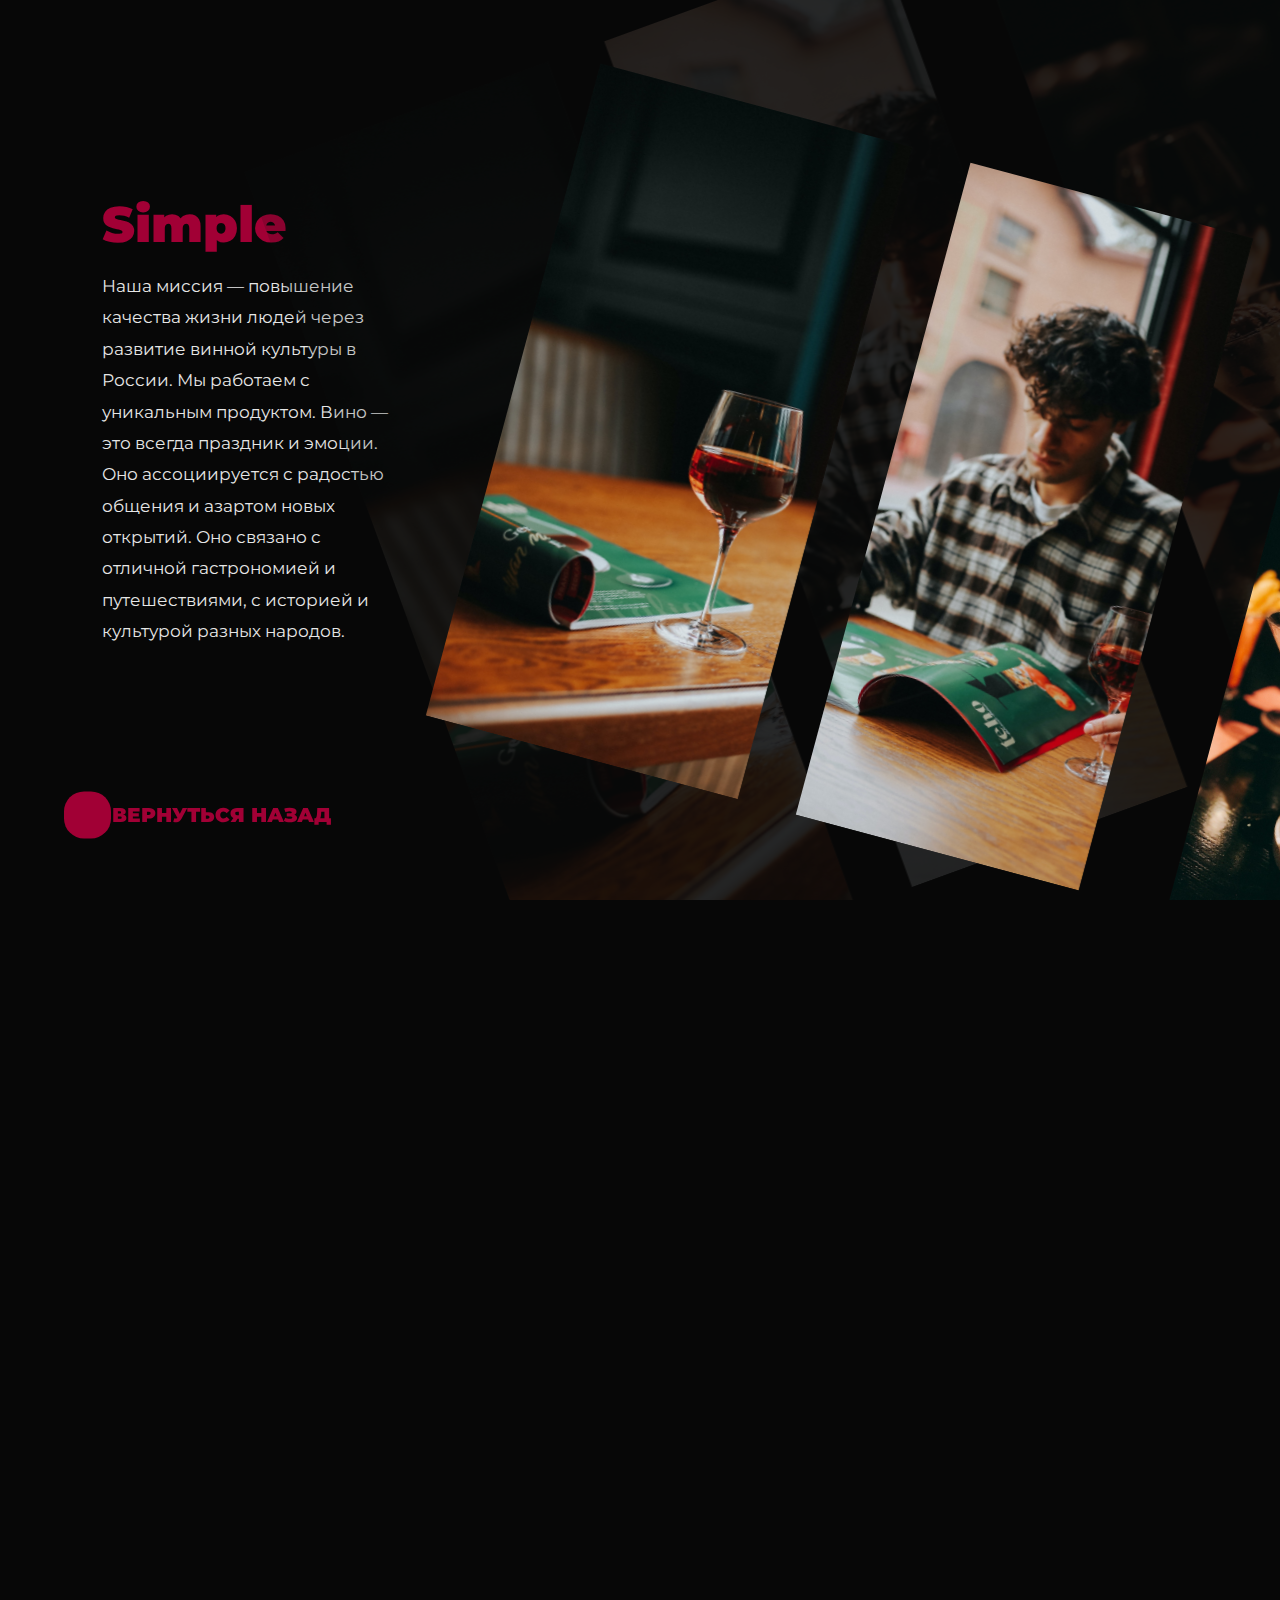
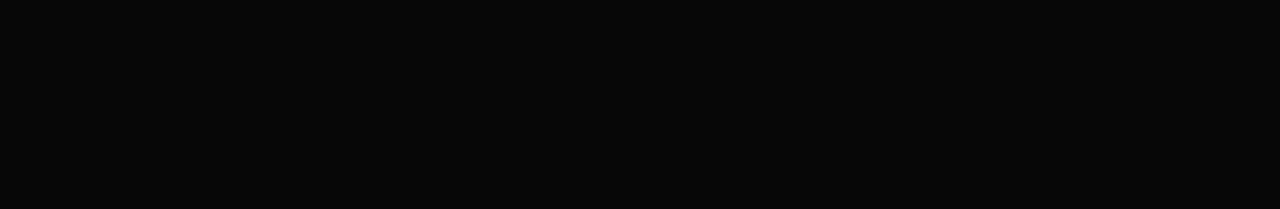
<file: WINE/gallery.html>
<!DOCTYPE html>
<html lang="en">
<head>
    <meta charset="UTF-8">
    <meta http-equiv="X-UA-Compatible" content="IE=edge">
    <meta name="viewport" content="width=device-width, initial-scale=1.0">
    <link rel="stylesheet" href="libs/swiper/swiper-bundle.min.css">
    <link rel="stylesheet" href="gallery.css">
    <link rel="preconnect" href="https://fonts.googleapis.com">
    <link rel="preconnect" href="https://fonts.gstatic.com" crossorigin>
    <link href="https://fonts.googleapis.com/css2?family=Montserrat:wght@300&display=swap" rel="stylesheet">
    <title>Галерея</title>
</head>
<body>


<div class="description">
    <div class="logo">Simple</div>
    <p>Наша миссия — повышение качества жизни людей через развитие винной культуры в России. Мы работаем с уникальным продуктом. Вино — это всегда праздник и эмоции. Оно ассоциируется с радостью общения и азартом новых открытий. Оно связано с отличной гастрономией и путешествиями, с историей и культурой разных народов.</p>
</div>
    
<div class="swiper slider slider_main">
   
    <div class="swiper-wrapper slider_wrapper">

        <div class="swiper-slide slider__item">
            <div class="slider__img" data-swiper-parallax="20" style="background-image:url(gallery-photo/1.jpeg);"></div>
        </div>

        <div class="swiper-slide slider__item">
            <div class="slider__img" data-swiper-parallax="30" style="background-image:url(gallery-photo/2.jpeg);"></div>
        </div>

        <div class="swiper-slide slider__item">
            <div class="slider__img" data-swiper-parallax="20" style="background-image:url(gallery-photo/3.jpeg);"></div>
        </div>

        <div class="swiper-slide slider__item">
            <div class="slider__img" data-swiper-parallax="30" style="background-image:url(gallery-photo/4.jpeg);"></div>
        </div>

        <div class="swiper-slide slider__item">
            <div class="slider__img" data-swiper-parallax="20" style="background-image:url(gallery-photo/5.jpeg);"></div>
        </div>

        <div class="swiper-slide slider__item">
            <div class="slider__img" data-swiper-parallax="30" style="background-image:url(gallery-photo/6.jpeg);"></div>
        </div>

        <div class="swiper-slide slider__item">
            <div class="slider__img" data-swiper-parallax="20" style="background-image:url(gallery-photo/7.jpeg);"></div>
        </div>

        <div class="swiper-slide slider__item">
            <div class="slider__img" data-swiper-parallax="30" style="background-image:url(gallery-photo/8.jpeg);"></div>
        </div>

        <div class="swiper-slide slider__item">
            <div class="slider__img" data-swiper-parallax="20" style="background-image:url(gallery-photo/9.jpeg);"></div>
        </div>


        

    </div>


</div>

<div class="swiper slider slider_bg">
   
    <div class="swiper-wrapper slider_wrapper">

        <div class="swiper-slide slider__item">
            <div class="slider__img" data-swiper-parallax="20" style="background-image:url(gallery-photo/1.jpeg);"></div>
        </div>

        <div class="swiper-slide slider__item">
            <div class="slider__img" data-swiper-parallax="30" style="background-image:url(gallery-photo/2.jpeg);"></div>
        </div>

        <div class="swiper-slide slider__item">
            <div class="slider__img" data-swiper-parallax="20" style="background-image:url(gallery-photo/3.jpeg);"></div>
        </div>

        <div class="swiper-slide slider__item">
            <div class="slider__img" data-swiper-parallax="30" style="background-image:url(gallery-photo/4.jpeg);"></div>
        </div>

        <div class="swiper-slide slider__item">
            <div class="slider__img" data-swiper-parallax="20" style="background-image:url(gallery-photo/5.jpeg);"></div>
        </div>

        <div class="swiper-slide slider__item">
            <div class="slider__img" data-swiper-parallax="30" style="background-image:url(gallery-photo/6.jpeg);"></div>
        </div>

        <div class="swiper-slide slider__item">
            <div class="slider__img" data-swiper-parallax="20" style="background-image:url(gallery-photo/7.jpeg);"></div>
        </div>

        <div class="swiper-slide slider__item">
            <div class="slider__img" data-swiper-parallax="30" style="background-image:url(gallery-photo/8.jpeg);"></div>
        </div>

        <div class="swiper-slide slider__item">
            <div class="slider__img" data-swiper-parallax="20" style="background-image:url(gallery-photo/9.jpeg);"></div>
        </div>


        

    </div>


</div>



<button class="btn-79 class"><span>Вернуться назад</span></button>







    <script src="libs/swiper/swiper-bundle.min.js"></script>
    <script src="gallery.js"></script>
</body>
</html>
</file>
<file: WINE/gallery.css>
* {
    margin: 0;
    padding: 0;
    box-sizing: border-box;
    font-family: 'Montserrat', sans-serif;
}

:root {
    --dark: #070707;
    --sizeindex: calc(1vw + 1vh);
    --transition: .25s cubic-bezier(.2, .6, 0, 1) ;
}

body, html {
    width: 100%;
    height: 100%;
    background-color: var(--dark);
    color: #fff;
    overflow: hidden;
    line-height: 1.8;
}

.slider {
    height: 100%;
    transform: rotate(15deg);
    overflow: visible;
    top: 10vh;
}

.slider_wrapper {
    transition: var(--transition)!important;
    will-change: transform;
}

.slider__item {
    max-height: 75vh;
    overflow: hidden;
   cursor: pointer;
   transition: transform var(--transition), box-shadow var(--transition)
}

.slider__img {
    width: 100%;
    height: 100%;
    background-size: cover;
    position: absolute;
    left: -100;
    transition: var(--transition)!important;
    will-change: transform;
    
    
}

.slider_bg {
    z-index: 0;
    transform: rotate(-20deg)!important;
    top: -90vh;
    left: -10vh;
    opacity: 0.15;
    /*filter: saturate(10) blur(120px);*/
}

.slider_bg .slider__item {
    max-height: 100vh;
}

.slider__item.opened {
    z-index: 2;
    transform: rotate(-15deg) scale(1.45);
    box-shadow: rgb(0 0 0 / .75) 0 0 0 10000px;
}

.description {
    position: absolute;
    font-size: calc(var(--sizeindex) * .8);
    top: 20vh;
    left: 8vw;
    max-width: 24vw;
    transition: opacity var(--transition), transform var(--transition);
}

.logo {
   font-size: 50px;
    font-weight: 900;
    display: inline-block;
    color:#A10035 ;
}

.description p {
    opacity: .9;
    transition: transform var(--transition);
}

.description.hidden {
    opacity: 0;
    transform: translateY(5vh);
}

.description.hidden p {
    transform: translateY(2vh);
}

.btn-79,
.btn-79 *,
.btn-79 :after,
.btn-79 :before,
.btn-79:after,
.btn-79:before {
  border: 0 solid;
  box-sizing: border-box;
  
}
.btn-79 {
  -webkit-tap-highlight-color: transparent;
  -webkit-appearance: button;
  background-color: #000;
  background-image: none;
  color: #A10035;
  cursor: pointer;
  font-family: ui-sans-serif, system-ui, -apple-system, BlinkMacSystemFont,
    Segoe UI, Roboto, Helvetica Neue, Arial, Noto Sans, sans-serif,
    Apple Color Emoji, Segoe UI Emoji, Segoe UI Symbol, Noto Color Emoji;
  font-size: 100%;
  font-weight: 900;
  line-height: 1.5;
  margin: 0;
  -webkit-mask-image: -webkit-radial-gradient(#fff #000);
  padding: 0;
}
.btn-79:disabled {
  cursor: default;
}
.btn-79:-moz-focusring {
  outline: auto;
}
.btn-79 svg {
  display: block;
  vertical-align: middle;
}
.btn-79 [hidden] {
  display: none;
}
.btn-79 {
  --height: 80px;
  background: none;
  border-radius: 999px;
  box-sizing: border-box;
  display: grid;
  place-items: center;
  height: var(--height);
  -webkit-mask-image: none;
  padding: 0 3rem;
  position: relative;
  text-transform: uppercase;
}
.btn-79 span {
  font-weight: 900;
  mix-blend-mode: difference;
}
.btn-79:before {
  background: #A10035;
  border-radius: 20px;
  content: "";
  height: calc(var(--height) / 1.7);
  left: 0;
  pointer-events: none;
  position: absolute;
  top: 50%;
  transform: translateY(-50%);
  transition: 0.2s;
  width: calc(var(--height) / 1.7);
}
.btn-79:hover:before {
  left: 0;
  width: 100%;
}

.btn-79  {
  position: fixed;
	bottom: 5vh;
	left:  5vw;
	cursor: pointer;
   font-family: 'Montserrat', sans-serif;
	transition: .25s ease;
    font-size: 20px;
  
}

.btn-79.hidden {
    opacity: 0;
}


@media all and  (max-width:850px) {

  .slider {
    left: 15vh;
  }

  .slider__item.opened {
    z-index: 2;
    transform: rotate(-15deg) scale(1);
    box-shadow: rgb(0 0 0 / .75) 0 0 0 10000px;
  }
 
}
</file>
